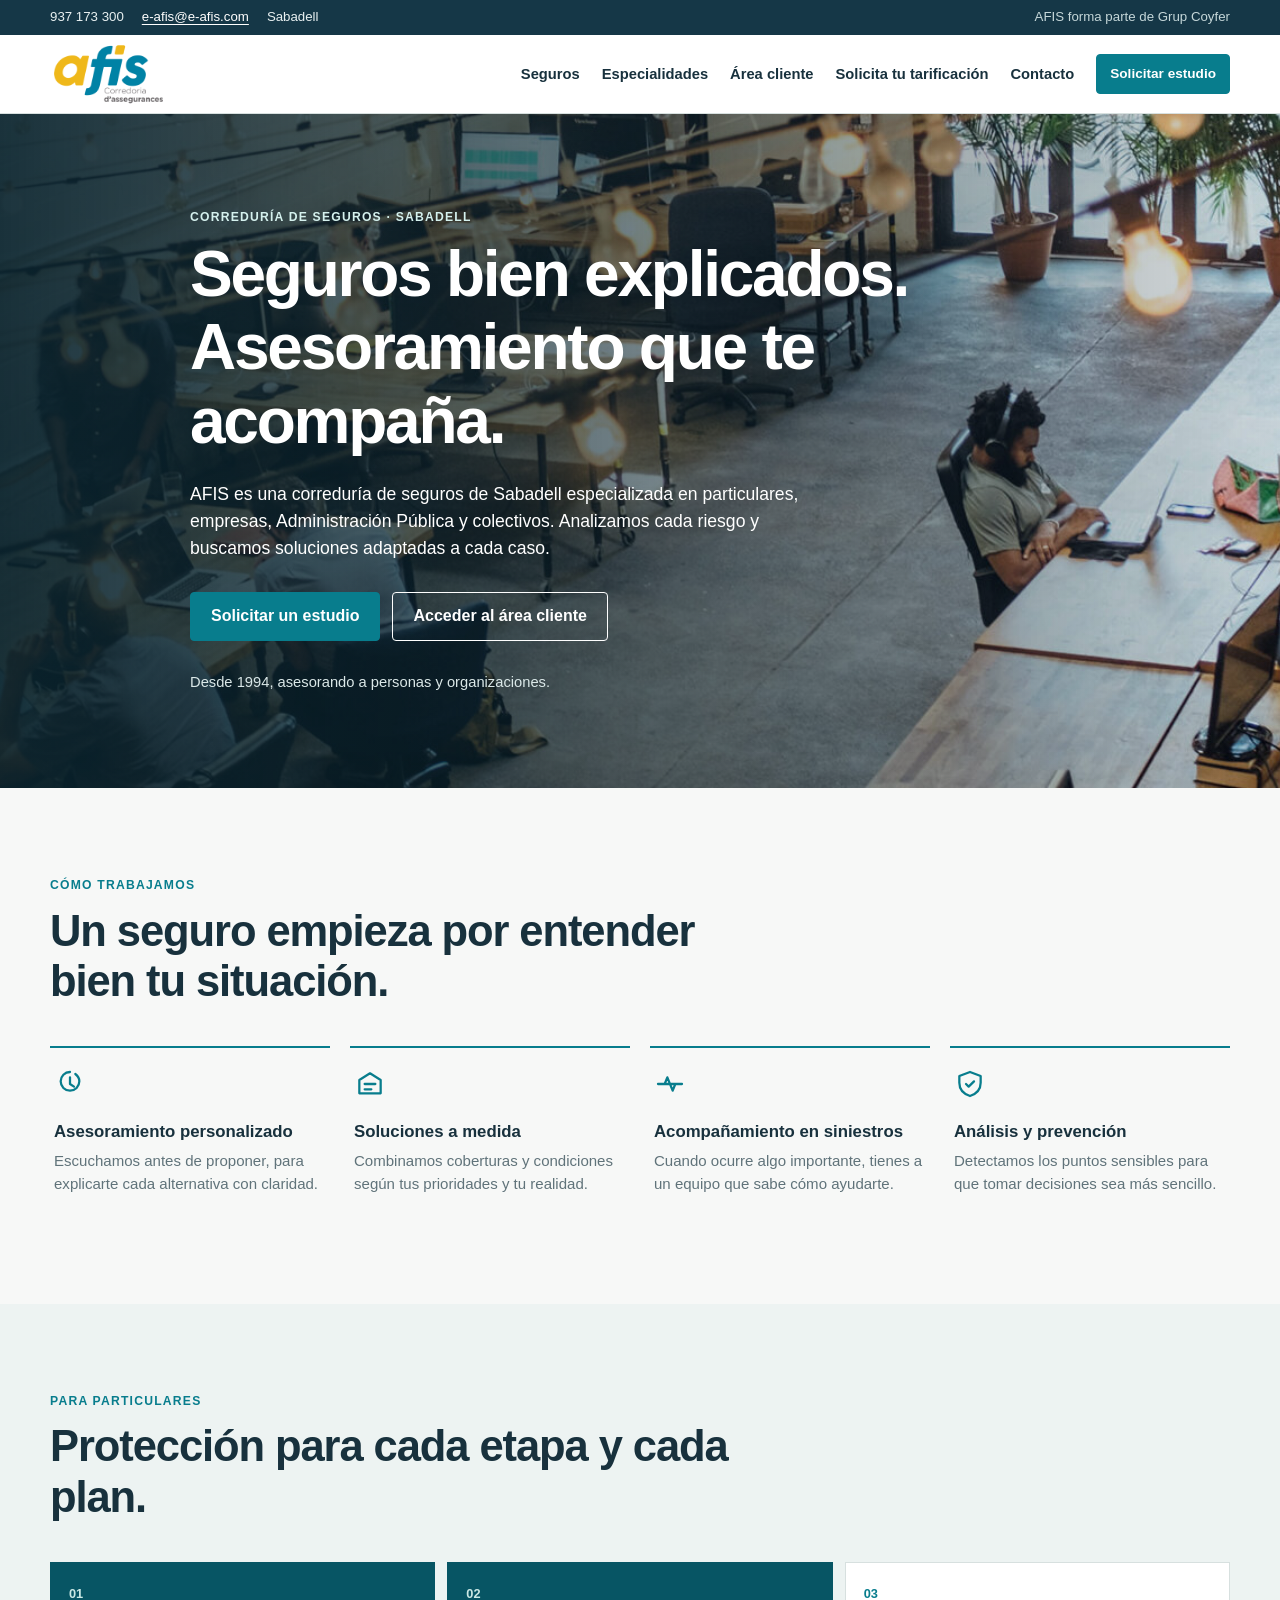
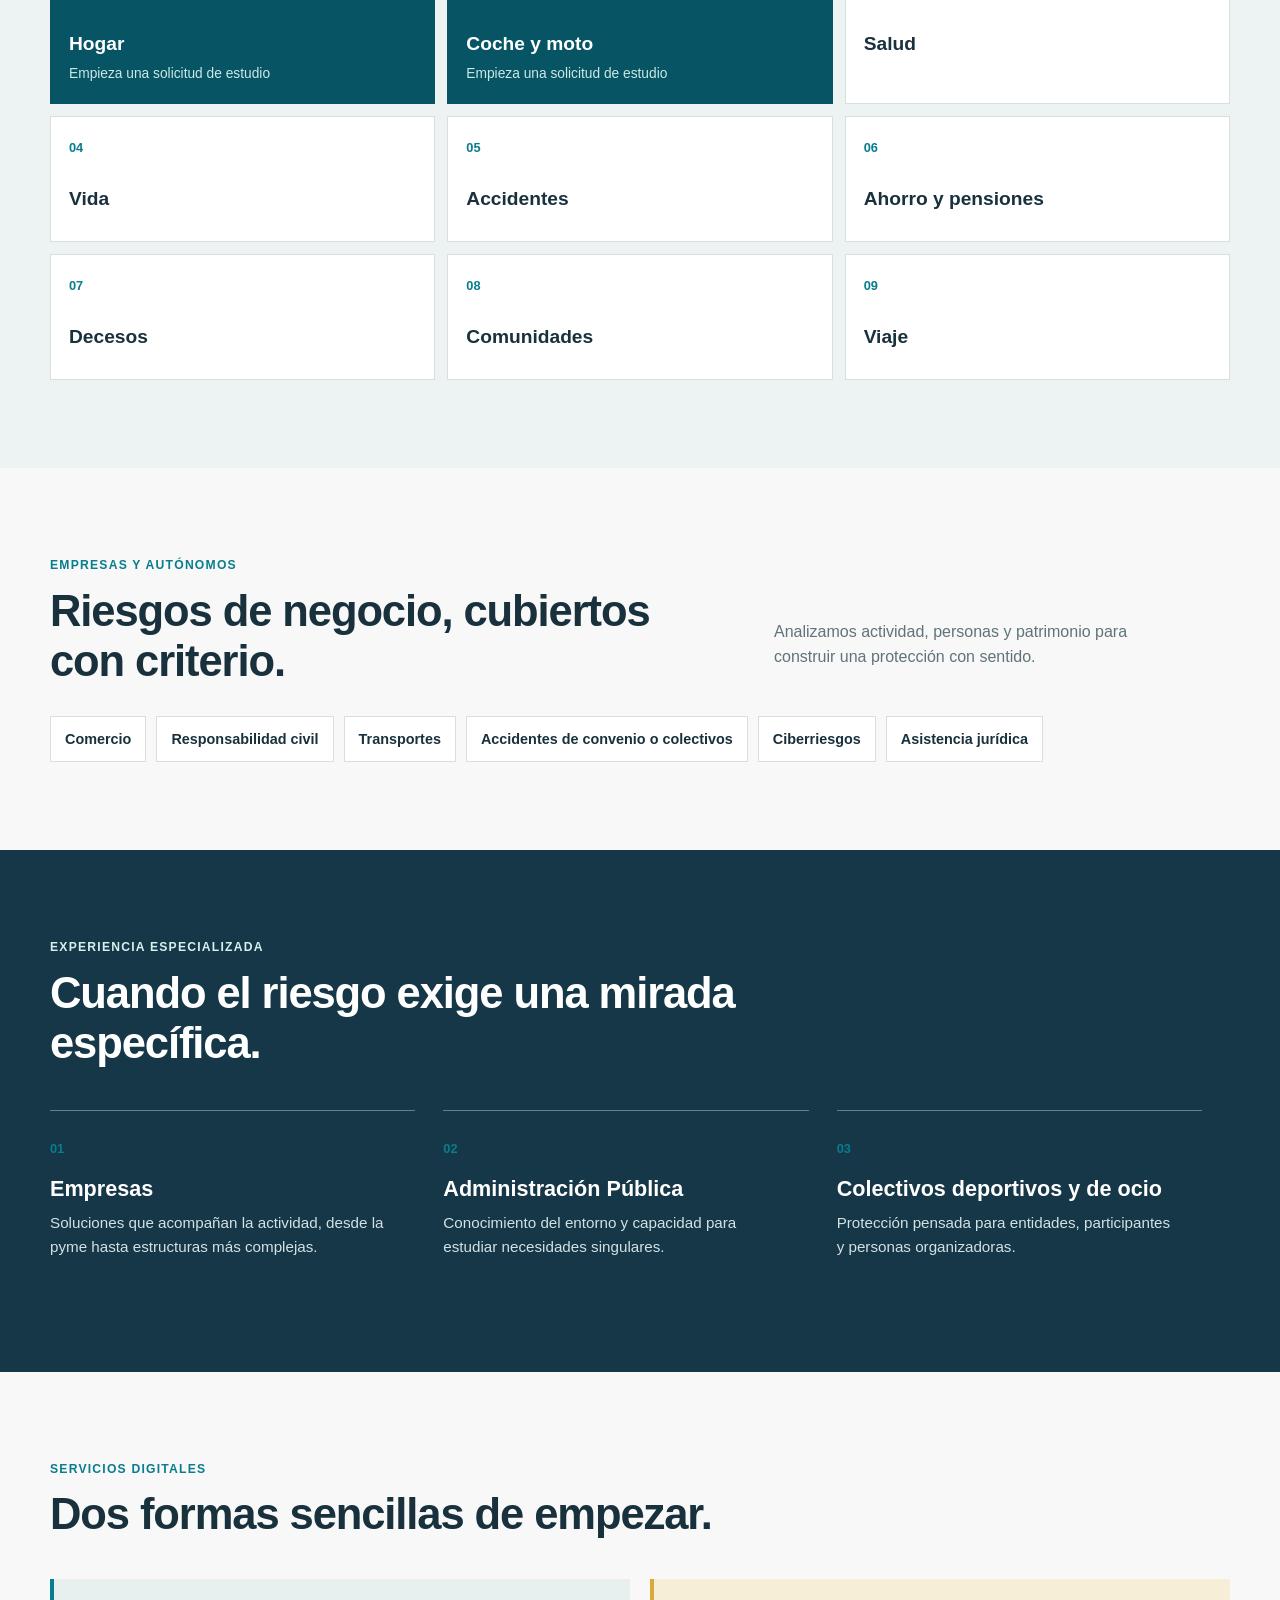
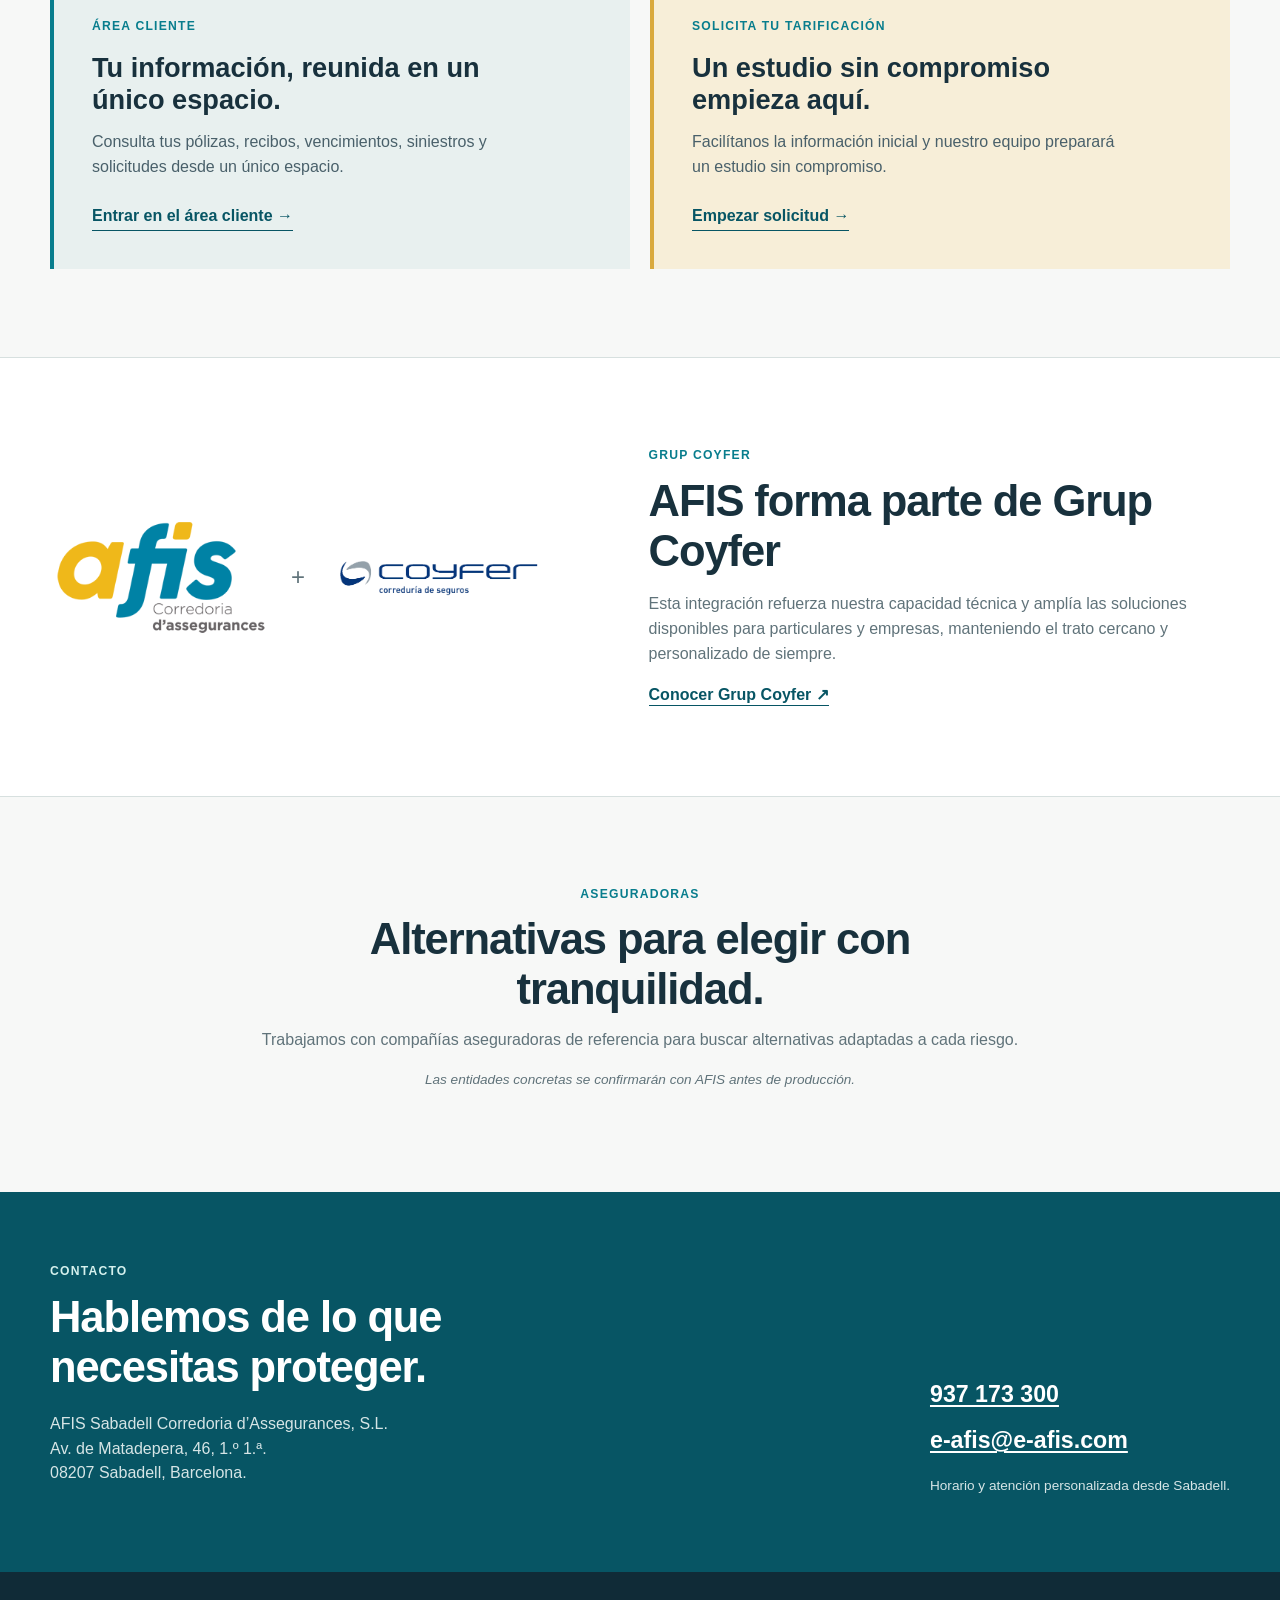
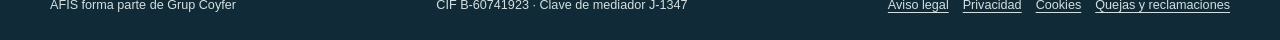
<file: index.html>
<!doctype html>
<html lang="es">
<head>
  <meta charset="utf-8"><meta name="viewport" content="width=device-width, initial-scale=1">
  <meta name="description" content="AFIS, correduría de seguros de Sabadell. Soluciones para particulares, empresas y colectivos.">
  <meta http-equiv="Content-Security-Policy" content="default-src 'self'; img-src 'self' data:; script-src 'self'; style-src 'self'; font-src 'self'; connect-src 'none'; form-action 'none'; object-src 'none'; base-uri 'self'">
  <title>AFIS · Seguros bien explicados</title><link rel="icon" type="image/png" href="./assets/img/afis-logo.png"><link rel="stylesheet" href="./assets/css/styles.css">
</head>
<body>
  <a class="skip-link" href="#contenido">Saltar al contenido</a>
  <div class="topbar"><div class="shell topbar-inner"><span>937 173 300</span><a href="mailto:e-afis@e-afis.com">e-afis@e-afis.com</a><span>Sabadell</span><span class="group-note">AFIS forma parte de Grup Coyfer</span></div></div>
  <header class="site-header"><div class="shell nav-wrap"><a class="brand" href="./index.html"><img src="./assets/img/afis-logo.png" width="300" height="180" alt="AFIS"></a><button class="menu-toggle" type="button" aria-controls="main-nav" aria-expanded="false"><span class="sr-only">Abrir menú</span><span></span><span></span><span></span></button><nav class="primary-nav" id="main-nav" aria-label="Navegación principal"><a href="#seguros">Seguros</a><a href="#especialidades">Especialidades</a><a href="./consulta.html">Área cliente</a><a href="./tarificacion.html">Solicita tu tarificación</a><a href="#contacto">Contacto</a><a class="button button-small" href="./tarificacion.html">Solicitar estudio</a></nav></div></header>
  <main id="contenido">
    <section class="hero"><div class="hero-image" role="img" aria-label="Familia caminando al aire libre"></div><div class="shell hero-content"><p class="eyebrow light">Correduría de seguros · Sabadell</p><h1>Seguros bien explicados.<br>Asesoramiento que te acompaña.</h1><p>AFIS es una correduría de seguros de Sabadell especializada en particulares, empresas, Administración Pública y colectivos. Analizamos cada riesgo y buscamos soluciones adaptadas a cada caso.</p><div class="hero-actions"><a class="button" href="./tarificacion.html">Solicitar un estudio</a><a class="button button-ghost" href="./consulta.html">Acceder al área cliente</a></div><p class="trust">Desde 1994, asesorando a personas y organizaciones.</p></div></section>
    <section class="section shell" aria-labelledby="ofrece"><div class="section-head"><p class="eyebrow">Cómo trabajamos</p><h2 id="ofrece">Un seguro empieza por entender bien tu situación.</h2></div><div class="feature-grid">
      <article class="feature"><svg aria-hidden="true" viewBox="0 0 24 24"><path d="M12 3a7 7 0 1 0 7 7c0-2-1-4-3-5.5M12 7v5l3 2"/></svg><h3>Asesoramiento personalizado</h3><p>Escuchamos antes de proponer, para explicarte cada alternativa con claridad.</p></article>
      <article class="feature"><svg aria-hidden="true" viewBox="0 0 24 24"><path d="M4 19V9l8-5 8 5v10H4Zm4-7h8m-8 4h5"/></svg><h3>Soluciones a medida</h3><p>Combinamos coberturas y condiciones según tus prioridades y tu realidad.</p></article>
      <article class="feature"><svg aria-hidden="true" viewBox="0 0 24 24"><path d="M5 12h3l2-5 4 10 2-5h3M3 12h18"/></svg><h3>Acompañamiento en siniestros</h3><p>Cuando ocurre algo importante, tienes a un equipo que sabe cómo ayudarte.</p></article>
      <article class="feature"><svg aria-hidden="true" viewBox="0 0 24 24"><path d="M12 3 4 6v5c0 5 3.4 8.4 8 10 4.6-1.6 8-5 8-10V6l-8-3Zm-3 9 2 2 4-4"/></svg><h3>Análisis y prevención</h3><p>Detectamos los puntos sensibles para que tomar decisiones sea más sencillo.</p></article>
    </div></section>
    <section class="section section-tint" id="seguros"><div class="shell"><div class="section-head"><p class="eyebrow">Para particulares</p><h2>Protección para cada etapa y cada plan.</h2></div><div class="coverage-grid"><a class="coverage featured" href="./tarificacion.html"><span>01</span><h3>Hogar</h3><p>Empieza una solicitud de estudio</p></a><a class="coverage featured" href="./tarificacion.html"><span>02</span><h3>Coche y moto</h3><p>Empieza una solicitud de estudio</p></a><div class="coverage"><span>03</span><h3>Salud</h3></div><div class="coverage"><span>04</span><h3>Vida</h3></div><div class="coverage"><span>05</span><h3>Accidentes</h3></div><div class="coverage"><span>06</span><h3>Ahorro y pensiones</h3></div><div class="coverage"><span>07</span><h3>Decesos</h3></div><div class="coverage"><span>08</span><h3>Comunidades</h3></div><div class="coverage"><span>09</span><h3>Viaje</h3></div></div></div></section>
    <section class="section shell"><div class="split-intro"><div><p class="eyebrow">Empresas y autónomos</p><h2>Riesgos de negocio, cubiertos con criterio.</h2></div><p>Analizamos actividad, personas y patrimonio para construir una protección con sentido.</p></div><div class="tag-list"><span>Comercio</span><span>Responsabilidad civil</span><span>Transportes</span><span>Accidentes de convenio o colectivos</span><span>Ciberriesgos</span><span>Asistencia jurídica</span></div></section>
    <section class="section specialty-section" id="especialidades"><div class="shell"><p class="eyebrow light">Experiencia especializada</p><h2>Cuando el riesgo exige una mirada específica.</h2><div class="specialty-grid"><article><span>01</span><h3>Empresas</h3><p>Soluciones que acompañan la actividad, desde la pyme hasta estructuras más complejas.</p></article><article><span>02</span><h3>Administración Pública</h3><p>Conocimiento del entorno y capacidad para estudiar necesidades singulares.</p></article><article><span>03</span><h3>Colectivos deportivos y de ocio</h3><p>Protección pensada para entidades, participantes y personas organizadoras.</p></article></div></div></section>
    <section class="section shell"><div class="section-head"><p class="eyebrow">Servicios digitales</p><h2>Dos formas sencillas de empezar.</h2></div><div class="digital-grid"><article class="digital-card"><p class="eyebrow">Área cliente</p><h3>Tu información, reunida en un único espacio.</h3><p>Consulta tus pólizas, recibos, vencimientos, siniestros y solicitudes desde un único espacio.</p><a class="text-link" href="./consulta.html">Entrar en el área cliente <span aria-hidden="true">→</span></a></article><article class="digital-card digital-accent"><p class="eyebrow">Solicita tu tarificación</p><h3>Un estudio sin compromiso empieza aquí.</h3><p>Facilítanos la información inicial y nuestro equipo preparará un estudio sin compromiso.</p><a class="text-link" href="./tarificacion.html">Empezar solicitud <span aria-hidden="true">→</span></a></article></div></section>
    <section class="section group-section"><div class="shell group-layout"><div class="logo-pair"><img src="./assets/img/afis-logo.png" width="300" height="180" alt="AFIS"><span>+</span><img src="./assets/img/coyfer-logo.png" width="586" height="133" alt="Grup Coyfer"></div><div><p class="eyebrow">Grup Coyfer</p><h2>AFIS forma parte de Grup Coyfer</h2><p>Esta integración refuerza nuestra capacidad técnica y amplía las soluciones disponibles para particulares y empresas, manteniendo el trato cercano y personalizado de siempre.</p><a class="text-link" href="https://www.coyfer.es/" target="_blank" rel="noopener noreferrer">Conocer Grup Coyfer <span aria-hidden="true">↗</span></a></div></div></section>
    <section class="section shell insurers"><p class="eyebrow">Aseguradoras</p><h2>Alternativas para elegir con tranquilidad.</h2><p>Trabajamos con compañías aseguradoras de referencia para buscar alternativas adaptadas a cada riesgo.</p><p class="note">Las entidades concretas se confirmarán con AFIS antes de producción.</p></section>
    <section class="contact-section" id="contacto"><div class="shell contact-layout"><div><p class="eyebrow light">Contacto</p><h2>Hablemos de lo que necesitas proteger.</h2><p>AFIS Sabadell Corredoria d’Assegurances, S.L.<br>Av. de Matadepera, 46, 1.º 1.ª.<br>08207 Sabadell, Barcelona.</p></div><div class="contact-actions"><a href="tel:+34937173300">937 173 300</a><a href="mailto:e-afis@e-afis.com">e-afis@e-afis.com</a><p>Horario y atención personalizada desde Sabadell.</p></div></div></section>
  </main>
  <footer class="site-footer"><div class="shell footer-layout"><p>AFIS forma parte de Grup Coyfer</p><p>CIF B-60741923 · Clave de mediador J-1347</p><nav aria-label="Enlaces legales"><a href="https://www.e-afis.com/aviso-legal/" target="_blank" rel="noopener noreferrer">Aviso legal</a><a href="https://www.e-afis.com/politica-de-privacidad/" target="_blank" rel="noopener noreferrer">Privacidad</a><a href="https://www.e-afis.com/politica-de-cookies/" target="_blank" rel="noopener noreferrer">Cookies</a><a href="https://www.e-afis.com/" target="_blank" rel="noopener noreferrer">Quejas y reclamaciones</a></nav></div></footer>
  <script src="./assets/js/main.js"></script>
</body></html>
</file>
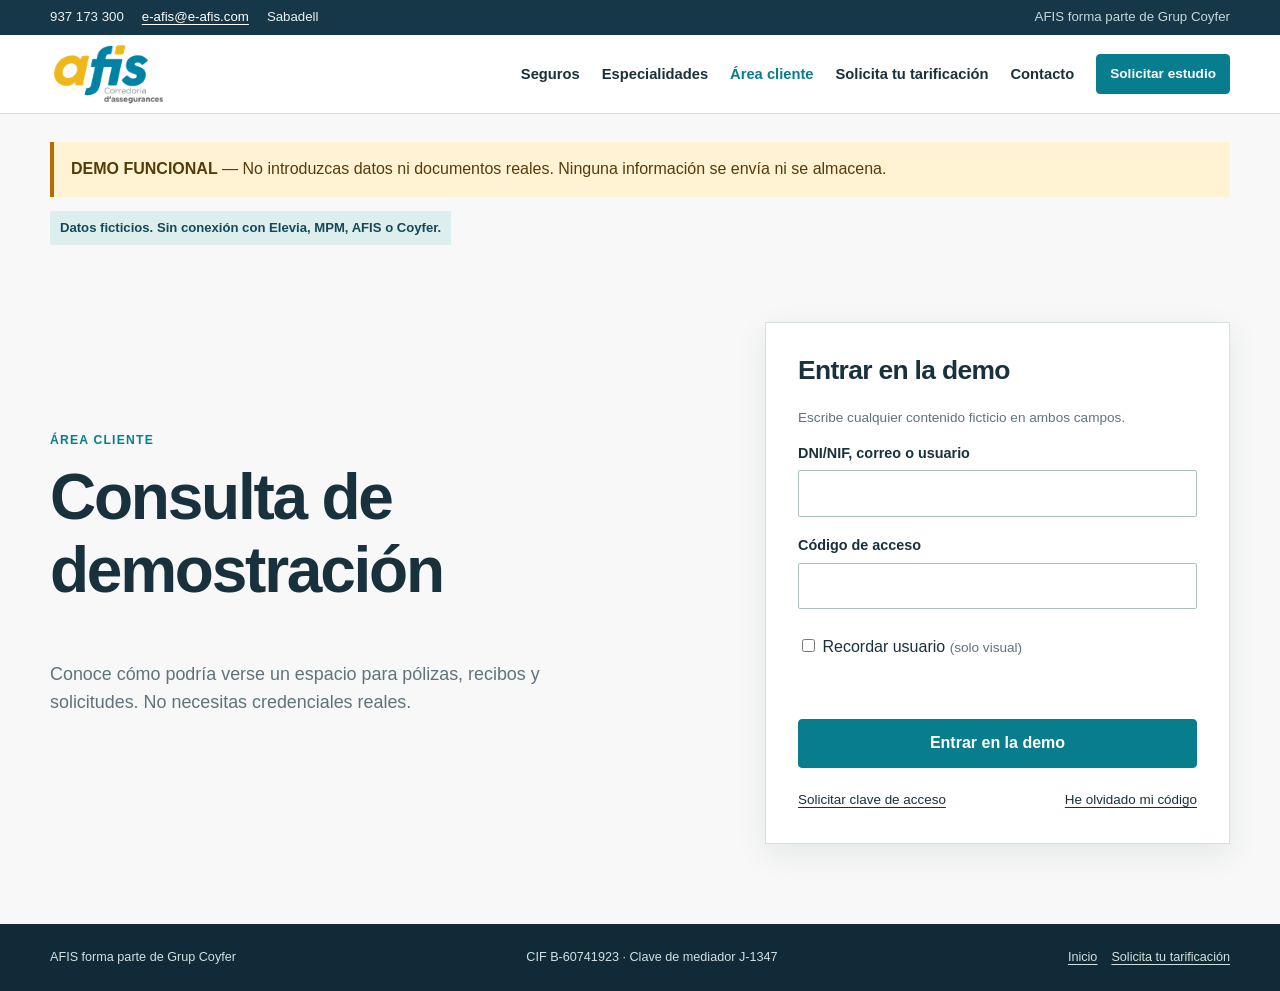
<file: consulta.html>
<!doctype html>
<html lang="es">
<head>
  <meta charset="utf-8"><meta name="viewport" content="width=device-width, initial-scale=1">
  <meta http-equiv="Content-Security-Policy" content="default-src 'self'; img-src 'self' data:; script-src 'self'; style-src 'self'; font-src 'self'; connect-src 'none'; form-action 'none'; object-src 'none'; base-uri 'self'">
  <title>Área cliente demo · AFIS</title><link rel="icon" type="image/png" href="./assets/img/afis-logo.png"><link rel="stylesheet" href="./assets/css/styles.css">
</head>
<body>
  <a class="skip-link" href="#contenido">Saltar al contenido</a>
  <div class="topbar"><div class="shell topbar-inner"><span>937 173 300</span><a href="mailto:e-afis@e-afis.com">e-afis@e-afis.com</a><span>Sabadell</span><span class="group-note">AFIS forma parte de Grup Coyfer</span></div></div>
  <header class="site-header"><div class="shell nav-wrap"><a class="brand" href="./index.html"><img src="./assets/img/afis-logo.png" width="300" height="180" alt="AFIS"></a><button class="menu-toggle" type="button" aria-controls="main-nav" aria-expanded="false"><span class="sr-only">Abrir menú</span><span></span><span></span><span></span></button><nav class="primary-nav" id="main-nav" aria-label="Navegación principal"><a href="./index.html#seguros">Seguros</a><a href="./index.html#especialidades">Especialidades</a><a href="./consulta.html" aria-current="page">Área cliente</a><a href="./tarificacion.html">Solicita tu tarificación</a><a href="./index.html#contacto">Contacto</a><a class="button button-small" href="./tarificacion.html">Solicitar estudio</a></nav></div></header>
  <main id="contenido" class="portal-page">
    <div class="shell"><div class="demo-banner" role="alert"><strong>DEMO FUNCIONAL</strong> — No introduzcas datos ni documentos reales. Ninguna información se envía ni se almacena.</div><div class="fictitious-tag">Datos ficticios. Sin conexión con Elevia, MPM, AFIS o Coyfer.</div></div>
    <section class="portal-login shell" id="login-view"><div class="portal-intro"><p class="eyebrow">Área cliente</p><h1>Consulta de demostración</h1><p>Conoce cómo podría verse un espacio para pólizas, recibos y solicitudes. No necesitas credenciales reales.</p></div><form class="login-card" id="login-form" novalidate><h2>Entrar en la demo</h2><p class="form-help">Escribe cualquier contenido ficticio en ambos campos.</p><div class="form-field"><label for="login-user">DNI/NIF, correo o usuario</label><input id="login-user" name="user" autocomplete="off" required></div><div class="form-field"><label for="login-code">Código de acceso</label><input id="login-code" name="code" type="password" autocomplete="off" required></div><fieldset class="check-field"><label><input type="checkbox" name="remember"> Recordar usuario <span class="muted">(solo visual)</span></label></fieldset><p class="field-error" id="login-error" aria-live="polite"></p><button class="button button-wide" type="submit">Entrar en la demo</button><p class="login-links"><a href="#demo-note" data-demo-message="#demo-note">Solicitar clave de acceso</a><a href="#demo-note" data-demo-message="#demo-note">He olvidado mi código</a></p><p class="demo-response" id="demo-note" tabindex="-1" hidden>Esta acción necesitaría autenticación real. En la demo no se envían ni almacenan datos.</p></form></section>
    <section class="shell dashboard" id="dashboard-view" hidden aria-live="polite"><div class="dashboard-head"><div><p class="eyebrow">Bienvenido/a</p><h1>Cliente de demostración</h1><p>Este panel usa datos completamente ficticios.</p></div><button class="button button-outline" id="logout" type="button">Cerrar sesión de demo</button></div><div class="dashboard-grid"><nav class="dashboard-nav" aria-label="Secciones del área cliente"><a href="#polizas">Mis pólizas</a><a href="#recibos">Recibos y vencimientos</a><a href="#siniestros">Siniestros</a><a href="#documentos">Documentos</a><a href="#solicitudes">Solicitudes</a><a href="#consulta">Contactar con AFIS</a></nav><div><div class="stats-grid"><article><span>Pólizas activas</span><strong>2</strong><small>Datos de demo</small></article><article><span>Próximo recibo</span><strong>15 oct.</strong><small>DEMO-RECIBO-003</small></article><article><span>Próximo vencimiento</span><strong>12 dic.</strong><small>DEMO-HOGAR-001</small></article><article><span>Siniestros abiertos</span><strong>1</strong><small>DEMO-SINIESTRO-004</small></article></div><section class="panel" id="polizas"><div class="panel-title"><h2>Mis pólizas</h2><span>2 activas</span></div><div class="table-wrap"><table><thead><tr><th>Póliza</th><th>Modalidad</th><th>Estado</th><th>Próximo vencimiento</th></tr></thead><tbody><tr><td>DEMO-HOGAR-001</td><td>Hogar</td><td><span class="status">Activa</span></td><td>12 diciembre</td></tr><tr><td>DEMO-AUTO-002</td><td>Vehículo</td><td><span class="status">Activa</span></td><td>28 febrero</td></tr></tbody></table></div></section><section class="panel two-panel"><div id="recibos"><h2>Recibos y vencimientos</h2><p><strong>DEMO-RECIBO-003</strong><br>Próximo recibo · 15 de octubre</p><a href="#consulta">Ver detalle de demostración</a></div><div id="siniestros"><h2>Siniestros</h2><p><strong>DEMO-SINIESTRO-004</strong><br>Consulta abierta · datos ficticios</p><a href="#consulta">Ver seguimiento de demostración</a></div></section><section class="panel two-panel"><div id="documentos"><h2>Documentos</h2><p>Los documentos no están disponibles en esta demostración.</p></div><div id="solicitudes"><h2>Solicitudes recientes</h2><p>No hay solicitudes reales asociadas a este perfil.</p></div></section><section class="panel" id="consulta"><div class="panel-title"><div><p class="eyebrow">Nueva consulta</p><h2>Contactar con AFIS</h2></div></div><form id="consult-form" novalidate><div class="form-grid"><div class="form-field"><label for="consult-policy">Póliza ficticia</label><select id="consult-policy" required><option value="">Elige una póliza</option><option>DEMO-HOGAR-001</option><option>DEMO-AUTO-002</option></select></div><div class="form-field"><label for="consult-reason">Motivo</label><select id="consult-reason" required><option value="">Selecciona un motivo</option><option>Consulta sobre recibo</option><option>Comunicar siniestro</option><option>Actualizar información</option><option>Otro</option></select></div><div class="form-field full"><label for="consult-message">Mensaje</label><textarea id="consult-message" rows="4" required placeholder="Escribe un mensaje ficticio"></textarea></div><div class="form-field full file-field"><label for="consult-file">Adjuntar un archivo ficticio <span class="muted">(opcional)</span></label><input id="consult-file" type="file" accept=".jpg,.jpeg,.png,.pdf"><small id="consult-file-info">No se leerá ni enviará el contenido.</small></div></div><p class="field-error" id="consult-error" aria-live="polite"></p><button class="button" type="submit">Enviar consulta de prueba</button></form></section></div></div></section>
  </main>
  <footer class="site-footer"><div class="shell footer-layout"><p>AFIS forma parte de Grup Coyfer</p><p>CIF B-60741923 · Clave de mediador J-1347</p><nav aria-label="Enlaces legales"><a href="./index.html">Inicio</a><a href="./tarificacion.html">Solicita tu tarificación</a></nav></div></footer><script src="./assets/js/main.js"></script><script src="./assets/js/consulta.js"></script>
</body></html>
</file>
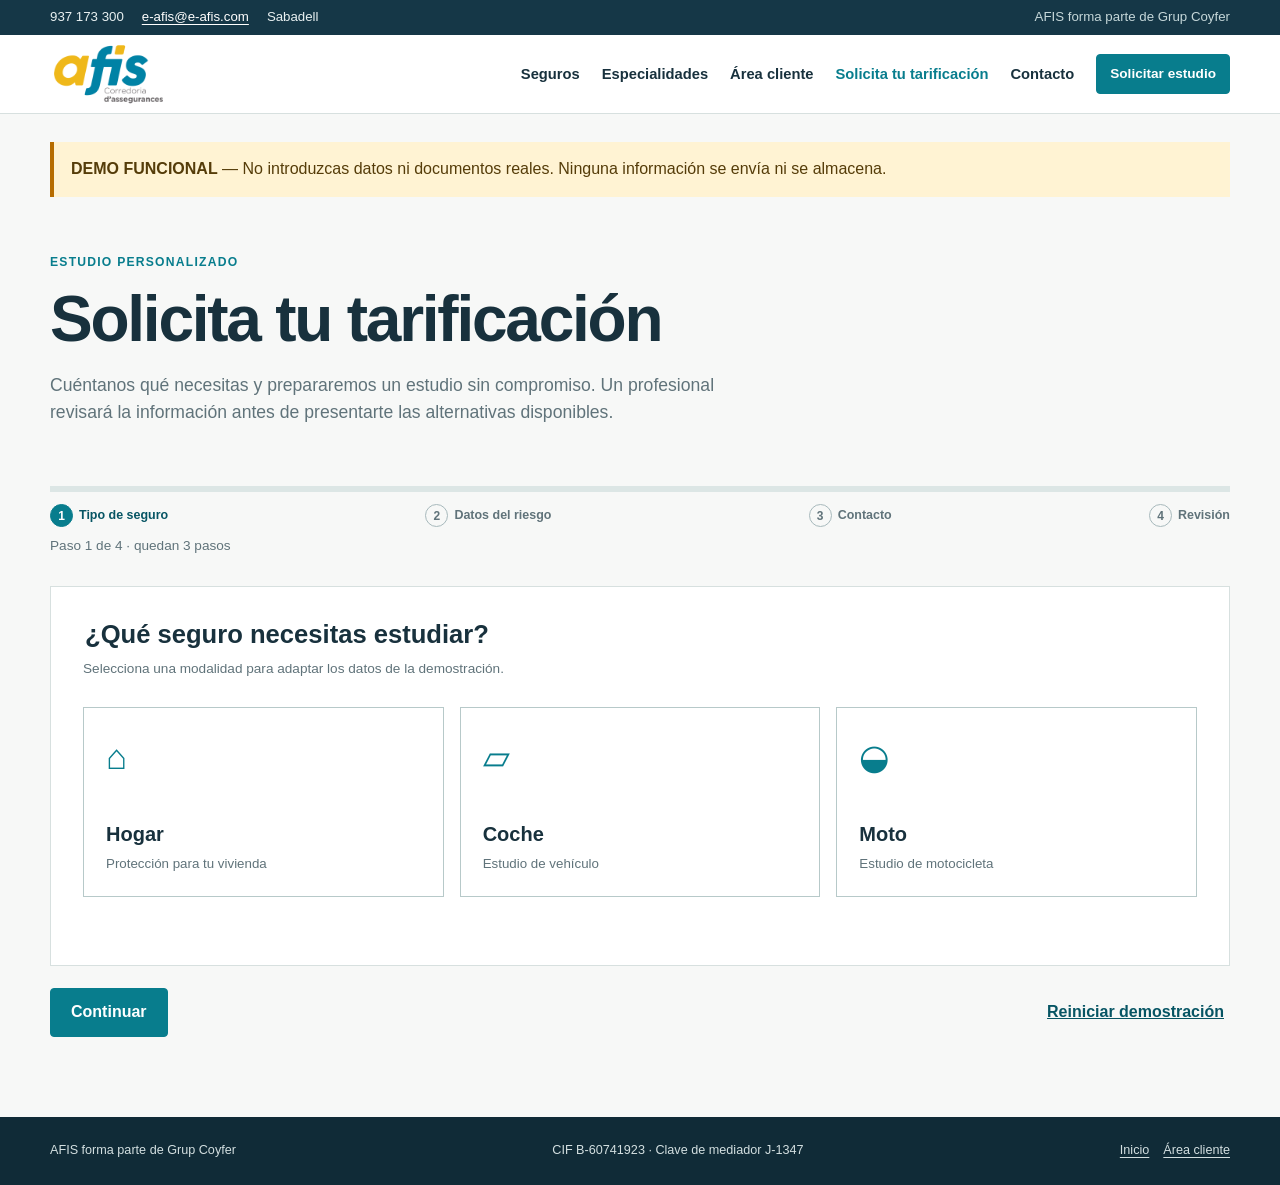
<file: tarificacion.html>
<!doctype html>
<html lang="es">
<head>
  <meta charset="utf-8"><meta name="viewport" content="width=device-width, initial-scale=1">
  <meta http-equiv="Content-Security-Policy" content="default-src 'self'; img-src 'self' data: blob:; script-src 'self'; style-src 'self'; font-src 'self'; connect-src 'none'; form-action 'none'; object-src 'none'; base-uri 'self'">
  <title>Solicita tu tarificación · AFIS</title><link rel="icon" type="image/png" href="./assets/img/afis-logo.png"><link rel="stylesheet" href="./assets/css/styles.css">
</head>
<body>
  <a class="skip-link" href="#contenido">Saltar al contenido</a>
  <div class="topbar"><div class="shell topbar-inner"><span>937 173 300</span><a href="mailto:e-afis@e-afis.com">e-afis@e-afis.com</a><span>Sabadell</span><span class="group-note">AFIS forma parte de Grup Coyfer</span></div></div>
  <header class="site-header"><div class="shell nav-wrap"><a class="brand" href="./index.html"><img src="./assets/img/afis-logo.png" width="300" height="180" alt="AFIS"></a><button class="menu-toggle" type="button" aria-controls="main-nav" aria-expanded="false"><span class="sr-only">Abrir menú</span><span></span><span></span><span></span></button><nav class="primary-nav" id="main-nav" aria-label="Navegación principal"><a href="./index.html#seguros">Seguros</a><a href="./index.html#especialidades">Especialidades</a><a href="./consulta.html">Área cliente</a><a href="./tarificacion.html" aria-current="page">Solicita tu tarificación</a><a href="./index.html#contacto">Contacto</a><a class="button button-small" href="./tarificacion.html">Solicitar estudio</a></nav></div></header>
  <main id="contenido" class="quote-page"><div class="shell"><div class="demo-banner" role="alert"><strong>DEMO FUNCIONAL</strong> — No introduzcas datos ni documentos reales. Ninguna información se envía ni se almacena.</div><section class="quote-head"><p class="eyebrow">Estudio personalizado</p><h1>Solicita tu tarificación</h1><p>Cuéntanos qué necesitas y prepararemos un estudio sin compromiso. Un profesional revisará la información antes de presentarte las alternativas disponibles.</p></section><div class="stepper" aria-label="Progreso de la solicitud"><div class="stepper-bar"><span id="progress-fill"></span></div><ol><li class="active"><span>1</span> Tipo de seguro</li><li><span>2</span> Datos del riesgo</li><li><span>3</span> Contacto</li><li><span>4</span> Revisión</li></ol><p id="step-count" aria-live="polite">Paso 1 de 4 · quedan 3 pasos</p></div>
  <form id="quote-form" novalidate>
    <div class="live-region" id="form-live" aria-live="assertive"></div>
    <section class="form-step active" data-step="1"><fieldset><legend>¿Qué seguro necesitas estudiar?</legend><p class="form-help">Selecciona una modalidad para adaptar los datos de la demostración.</p><div class="choice-cards"><label class="choice-card"><input type="radio" name="insurance-type" value="hogar" required><span class="choice-icon">⌂</span><strong>Hogar</strong><small>Protección para tu vivienda</small></label><label class="choice-card"><input type="radio" name="insurance-type" value="coche"><span class="choice-icon">▱</span><strong>Coche</strong><small>Estudio de vehículo</small></label><label class="choice-card"><input type="radio" name="insurance-type" value="moto"><span class="choice-icon">◒</span><strong>Moto</strong><small>Estudio de motocicleta</small></label></div></fieldset></section>
    <section class="form-step" data-step="2" hidden><div id="home-fields" hidden><fieldset><legend>Datos del riesgo: hogar</legend><div class="form-grid"><div class="form-field"><label for="home-value">Capital de contenido a asegurar (€)</label><input id="home-value" name="home-value" type="number" value="30000" min="0" step="1000" inputmode="numeric"><input id="home-range" type="range" min="0" max="200000" step="1000" value="30000" aria-label="Capital de contenido"></div><div class="form-field"><label for="home-address">Dirección completa de la vivienda</label><input id="home-address" name="home-address"></div><div class="form-field"><label for="home-postcode">Código postal</label><input id="home-postcode" name="home-postcode" inputmode="numeric" maxlength="5"></div><div class="form-field"><label for="home-town">Municipio</label><input id="home-town" name="home-town"></div><div class="form-field"><label for="home-province">Provincia</label><input id="home-province" name="home-province"></div></div></fieldset><fieldset class="id-choice"><legend>Identificación para la demo</legend><p class="form-help">Utiliza solo información ficticia.</p><label><input type="radio" name="id-method" value="manual" checked> Introducir DNI/NIE manualmente</label><label><input type="radio" name="id-method" value="file"> Adjuntar imagen del DNI para la demo</label><div class="form-field" id="dni-manual"><label for="home-dni">DNI/NIE</label><input id="home-dni" name="home-dni" autocomplete="off"></div><div class="form-field file-field" id="dni-file" hidden><label for="home-dni-file">Imagen del DNI ficticio</label><input id="home-dni-file" type="file" accept=".jpg,.jpeg,.png,.pdf"><small>JPG, JPEG, PNG o PDF · máximo 10 MB · nunca se leerá el contenido.</small></div></fieldset></div>
      <div id="vehicle-fields" hidden><fieldset><legend>Datos del riesgo: <span id="vehicle-name">vehículo</span></legend><p class="form-help">Adjunta únicamente archivos ficticios para ver la experiencia. Cada archivo admite JPG, JPEG, PNG o PDF y un máximo de 10 MB.</p><div class="file-grid"><div class="form-field file-field"><label for="technical-file">Ficha técnica</label><div class="upload-widget"><input id="technical-file" class="upload-input" type="file" accept=".jpg,.jpeg,.png,.pdf"><button class="upload-trigger" type="button" data-file-trigger="technical-file"><svg viewBox="0 0 24 24" aria-hidden="true"><path d="M12 16V4m0 0-4 4m4-4 4 4M5 15v4h14v-4"/></svg><span>Seleccionar documento</span><small>JPG, PNG o PDF · máx. 10 MB</small></button><div class="upload-selected" id="technical-file-state" aria-live="polite" hidden><img class="upload-preview" alt="Previsualización del documento"><span class="upload-pdf" aria-hidden="true">PDF</span><span class="upload-name"></span><button type="button" class="upload-change" data-file-trigger="technical-file">Cambiar</button><button type="button" class="upload-remove" data-file-remove="technical-file">Eliminar</button></div></div><small class="upload-message"></small></div><div class="form-field file-field"><label for="permit-file">Permiso de circulación</label><div class="upload-widget"><input id="permit-file" class="upload-input" type="file" accept=".jpg,.jpeg,.png,.pdf"><button class="upload-trigger" type="button" data-file-trigger="permit-file"><svg viewBox="0 0 24 24" aria-hidden="true"><path d="M12 16V4m0 0-4 4m4-4 4 4M5 15v4h14v-4"/></svg><span>Seleccionar documento</span><small>JPG, PNG o PDF · máx. 10 MB</small></button><div class="upload-selected" id="permit-file-state" aria-live="polite" hidden><img class="upload-preview" alt="Previsualización del documento"><span class="upload-pdf" aria-hidden="true">PDF</span><span class="upload-name"></span><button type="button" class="upload-change" data-file-trigger="permit-file">Cambiar</button><button type="button" class="upload-remove" data-file-remove="permit-file">Eliminar</button></div></div><small class="upload-message"></small></div><div class="form-field file-field"><label for="dni-front">DNI, parte delantera</label><div class="upload-widget"><input id="dni-front" class="upload-input" type="file" accept=".jpg,.jpeg,.png,.pdf"><button class="upload-trigger" type="button" data-file-trigger="dni-front"><svg viewBox="0 0 24 24" aria-hidden="true"><path d="M12 16V4m0 0-4 4m4-4 4 4M5 15v4h14v-4"/></svg><span>Seleccionar documento</span><small>JPG, PNG o PDF · máx. 10 MB</small></button><div class="upload-selected" id="dni-front-state" aria-live="polite" hidden><img class="upload-preview" alt="Previsualización del documento"><span class="upload-pdf" aria-hidden="true">PDF</span><span class="upload-name"></span><button type="button" class="upload-change" data-file-trigger="dni-front">Cambiar</button><button type="button" class="upload-remove" data-file-remove="dni-front">Eliminar</button></div></div><small class="upload-message"></small></div><div class="form-field file-field"><label for="dni-back">DNI, parte trasera</label><div class="upload-widget"><input id="dni-back" class="upload-input" type="file" accept=".jpg,.jpeg,.png,.pdf"><button class="upload-trigger" type="button" data-file-trigger="dni-back"><svg viewBox="0 0 24 24" aria-hidden="true"><path d="M12 16V4m0 0-4 4m4-4 4 4M5 15v4h14v-4"/></svg><span>Seleccionar documento</span><small>JPG, PNG o PDF · máx. 10 MB</small></button><div class="upload-selected" id="dni-back-state" aria-live="polite" hidden><img class="upload-preview" alt="Previsualización del documento"><span class="upload-pdf" aria-hidden="true">PDF</span><span class="upload-name"></span><button type="button" class="upload-change" data-file-trigger="dni-back">Cambiar</button><button type="button" class="upload-remove" data-file-remove="dni-back">Eliminar</button></div></div><small class="upload-message"></small></div><div class="form-field file-field"><label for="license-front">Carné de conducir, parte delantera</label><div class="upload-widget"><input id="license-front" class="upload-input" type="file" accept=".jpg,.jpeg,.png,.pdf"><button class="upload-trigger" type="button" data-file-trigger="license-front"><svg viewBox="0 0 24 24" aria-hidden="true"><path d="M12 16V4m0 0-4 4m4-4 4 4M5 15v4h14v-4"/></svg><span>Seleccionar documento</span><small>JPG, PNG o PDF · máx. 10 MB</small></button><div class="upload-selected" id="license-front-state" aria-live="polite" hidden><img class="upload-preview" alt="Previsualización del documento"><span class="upload-pdf" aria-hidden="true">PDF</span><span class="upload-name"></span><button type="button" class="upload-change" data-file-trigger="license-front">Cambiar</button><button type="button" class="upload-remove" data-file-remove="license-front">Eliminar</button></div></div><small class="upload-message"></small></div><div class="form-field file-field"><label for="license-back">Carné de conducir, parte trasera</label><div class="upload-widget"><input id="license-back" class="upload-input" type="file" accept=".jpg,.jpeg,.png,.pdf"><button class="upload-trigger" type="button" data-file-trigger="license-back"><svg viewBox="0 0 24 24" aria-hidden="true"><path d="M12 16V4m0 0-4 4m4-4 4 4M5 15v4h14v-4"/></svg><span>Seleccionar documento</span><small>JPG, PNG o PDF · máx. 10 MB</small></button><div class="upload-selected" id="license-back-state" aria-live="polite" hidden><img class="upload-preview" alt="Previsualización del documento"><span class="upload-pdf" aria-hidden="true">PDF</span><span class="upload-name"></span><button type="button" class="upload-change" data-file-trigger="license-back">Cambiar</button><button type="button" class="upload-remove" data-file-remove="license-back">Eliminar</button></div></div><small class="upload-message"></small></div></div><div class="form-grid vehicle-policy"><div class="form-field"><label for="previous-policy">Número de póliza actual</label><input id="previous-policy" name="previous-policy"></div><div class="form-field"><label for="insurer">Aseguradora actual</label><input id="insurer" name="insurer" list="insurer-options" autocomplete="off"><datalist id="insurer-options"></datalist><small>Lista orientativa; también puedes escribir otra entidad.</small></div><fieldset class="check-field full"><label><input id="no-previous-policy" type="checkbox"> No tengo una póliza anterior</label></fieldset></div></fieldset></div>
    </section>
    <section class="form-step" data-step="3" hidden><fieldset><legend>¿Cómo podemos contactar contigo?</legend><div class="form-grid"><div class="form-field"><label for="first-name">Nombre</label><input id="first-name" name="first-name" autocomplete="off"></div><div class="form-field"><label for="last-name">Apellidos</label><input id="last-name" name="last-name" autocomplete="off"></div><div class="form-field"><label for="phone">Teléfono</label><input id="phone" name="phone" inputmode="tel" autocomplete="off"></div><div class="form-field"><label for="email">Correo electrónico</label><input id="email" name="email" type="email" autocomplete="off"></div></div><p class="privacy-note">Sin compromiso. En una versión real, estos datos se utilizarían únicamente para estudiar la solicitud y contactar contigo en relación con la tarificación.</p></fieldset></section>
    <section class="form-step" data-step="4" hidden><h2>Revisa tu solicitud de demostración</h2><div class="summary" id="summary" aria-live="polite"></div><aside class="legal-box"><h3>Información básica sobre protección de datos</h3><p><strong>Responsable:</strong> AFIS Sabadell Corredoria d’Assegurances, S.L.</p><p><strong>Finalidad:</strong> gestionar la solicitud de estudio y obtener propuestas de seguro adecuadas al riesgo indicado.</p><p><strong>Destinatarios:</strong> las entidades aseguradoras que resulte necesario consultar para preparar las propuestas.</p><p><strong>Conservación:</strong> durante el tiempo necesario para gestionar la solicitud y, posteriormente, durante los plazos legales aplicables.</p><p><strong>Derechos:</strong> acceso, rectificación, supresión, oposición, limitación y demás derechos reconocidos por la normativa.</p><p><strong>Contacto:</strong> <a href="mailto:e-afis@e-afis.com">e-afis@e-afis.com</a>.</p></aside><!-- TODO LEGAL: validar con AFIS y Grup Coyfer quién actúa como responsable del tratamiento, la base jurídica, los destinatarios, los plazos de conservación y el texto definitivo antes de producción. --><fieldset class="consents"><legend>Confirmaciones</legend><label><input id="privacy-consent" type="checkbox"> He leído la información básica sobre protección de datos y solicito la gestión de mi petición de tarificación.</label><label><input id="marketing-consent" type="checkbox"> Deseo recibir información comercial sobre productos y servicios de AFIS.</label></fieldset></section>
    <div class="form-navigation"><button class="button button-outline" type="button" id="back" hidden>Volver</button><button class="button" type="button" id="next">Continuar</button><button class="button" type="submit" id="finish" hidden>Finalizar demostración</button><button class="text-button" type="button" id="reset-demo">Reiniciar demostración</button></div>
  </form></div></main>
  <div class="modal-backdrop" id="modal" hidden><section class="modal" role="dialog" aria-modal="true" aria-labelledby="modal-title"><button class="modal-close" type="button" aria-label="Cerrar" id="close-modal">×</button><p class="eyebrow">Demostración finalizada</p><h2 id="modal-title" tabindex="-1">Solicitud de demostración completada.</h2><p>No se ha enviado ni almacenado ningún dato.</p><button class="button" type="button" id="modal-accept">Entendido</button></section></div>
  <footer class="site-footer"><div class="shell footer-layout"><p>AFIS forma parte de Grup Coyfer</p><p>CIF B-60741923 · Clave de mediador J-1347</p><nav aria-label="Enlaces legales"><a href="./index.html">Inicio</a><a href="./consulta.html">Área cliente</a></nav></div></footer><script src="./assets/js/main.js"></script><script src="./assets/js/insurers.js"></script><script src="./assets/js/tarificacion.js"></script>
</body></html>
</file>
<file: assets/css/styles.css>
:root{--afis-primary:#087d8d;--afis-primary-dark:#075564;--afis-secondary:#153747;--afis-accent:#d9a93d;--afis-background:#f7f8f7;--afis-surface:#fff;--afis-text:#18313d;--afis-muted:#60737a;--afis-border:#d7e0df;--shadow:0 10px 30px rgba(18,52,63,.08);--radius:4px;--shell:1180px}*{box-sizing:border-box}[hidden]{display:none!important}html{scroll-behavior:smooth}body{margin:0;background:var(--afis-background);color:var(--afis-text);font-family:Arial,"Helvetica Neue",sans-serif;font-size:16px;line-height:1.55}body.modal-open{overflow:hidden}a{color:inherit;text-underline-offset:3px}button,input,select,textarea{font:inherit}button{cursor:pointer}.shell{width:min(calc(100% - 40px),var(--shell));margin:auto}.sr-only{position:absolute;width:1px;height:1px;overflow:hidden;clip:rect(0 0 0 0);white-space:nowrap}.skip-link{position:fixed;top:8px;left:8px;z-index:99;transform:translateY(-150%);background:#fff;color:var(--afis-text);padding:10px 14px}.skip-link:focus{transform:translateY(0)}:focus-visible{outline:3px solid #d18800;outline-offset:3px}.topbar{background:var(--afis-secondary);color:#e8f0f1;font-size:.83rem}.topbar-inner{min-height:35px;display:flex;gap:18px;align-items:center;flex-wrap:wrap}.topbar a{color:white}.group-note{margin-left:auto;color:#c5d7d9}.site-header{background:#fff;border-bottom:1px solid var(--afis-border);position:relative;z-index:10}.nav-wrap{min-height:78px;display:flex;align-items:center;justify-content:space-between}.brand{width:117px;height:63px;display:flex;align-items:center}.brand img{max-width:100%;height:auto;display:block}.primary-nav{display:flex;align-items:center;gap:22px;font-size:.92rem;font-weight:700}.primary-nav>a:not(.button){text-decoration:none}.primary-nav>a[aria-current="page"],.primary-nav>a:not(.button):hover{color:var(--afis-primary)}.menu-toggle{display:none;border:0;background:transparent;width:48px;height:48px;padding:11px}.menu-toggle span:not(.sr-only){display:block;height:2px;margin:5px;background:var(--afis-secondary)}.button{display:inline-flex;align-items:center;justify-content:center;min-height:46px;padding:11px 20px;border:1px solid var(--afis-primary);border-radius:var(--radius);background:var(--afis-primary);color:#fff;text-decoration:none;font-weight:700;transition:background .2s,border-color .2s}.button:hover{background:var(--afis-primary-dark);border-color:var(--afis-primary-dark)}.button-small{min-height:40px;padding:8px 13px;font-size:.85rem}.button-outline{background:transparent;color:var(--afis-primary)}.button-outline:hover{color:#fff}.button-ghost{background:transparent;border-color:#fff}.button-ghost:hover{background:#fff;color:var(--afis-secondary)}.button-wide{width:100%}.text-link{color:var(--afis-primary-dark);font-weight:700;text-decoration:none;border-bottom:1px solid currentColor;padding-bottom:2px}.eyebrow{text-transform:uppercase;letter-spacing:.1em;font-size:.76rem;font-weight:800;color:var(--afis-primary);margin:0 0 11px}.eyebrow.light{color:#d5f1ee}h1,h2,h3,p{margin-top:0}h1,h2,h3{line-height:1.15}h1{font-size:clamp(2.25rem,5vw,4.55rem);letter-spacing:-.035em}h2{font-size:clamp(1.75rem,3.4vw,2.8rem);letter-spacing:-.025em}.hero{position:relative;min-height:580px;color:#fff;display:flex;align-items:center;overflow:hidden}.hero-image{position:absolute;inset:0;background:linear-gradient(90deg,rgba(9,35,45,.92) 0%,rgba(9,35,45,.62) 45%,rgba(9,35,45,.15) 100%),url('../img/hero.jpg') center/cover no-repeat}.hero-content{position:relative;max-width:900px;padding:94px 0}.hero-content h1{max-width:740px;margin-bottom:22px}.hero-content>p:not(.eyebrow):not(.trust){max-width:640px;font-size:1.1rem}.hero-actions{display:flex;gap:12px;flex-wrap:wrap;margin:30px 0}.trust{font-size:.92rem;margin:0;color:#dbe8e8}.section{padding:88px 0}.section-tint{background:#edf3f2}.section-head{max-width:720px;margin-bottom:40px}.section-head h2{margin-bottom:0}.feature-grid{display:grid;grid-template-columns:repeat(4,1fr);gap:20px}.feature{border-top:2px solid var(--afis-primary);padding:20px 4px}.feature svg{width:32px;height:32px;fill:none;stroke:var(--afis-primary);stroke-width:1.7;stroke-linecap:round;stroke-linejoin:round}.feature h3{font-size:1.05rem;margin:14px 0 8px}.feature p{font-size:.94rem;color:var(--afis-muted);margin:0}.coverage-grid{display:grid;grid-template-columns:repeat(3,1fr);gap:12px}.coverage{min-height:126px;background:#fff;padding:18px;border:1px solid var(--afis-border)}.coverage span,.specialty-grid span{font-size:.8rem;font-weight:800;color:var(--afis-primary)}.coverage h3{margin:28px 0 0;font-size:1.2rem}.coverage p{color:var(--afis-primary-dark);font-size:.86rem;margin:8px 0 0}.coverage.featured{background:var(--afis-primary-dark);border-color:var(--afis-primary-dark);color:#fff;text-decoration:none}.coverage.featured span,.coverage.featured p{color:#cbe9e5}.split-intro{display:grid;grid-template-columns:1.2fr .8fr;gap:40px;align-items:end;margin-bottom:30px}.split-intro h2{margin-bottom:0}.split-intro>p{color:var(--afis-muted);max-width:410px}.tag-list{display:flex;gap:10px;flex-wrap:wrap}.tag-list span{padding:11px 14px;background:#fff;border:1px solid var(--afis-border);font-weight:700;font-size:.9rem}.specialty-section{background:var(--afis-secondary);color:white}.specialty-section>div>h2{max-width:700px}.specialty-grid{display:grid;grid-template-columns:repeat(3,1fr);gap:0;margin-top:42px}.specialty-grid article{padding:25px 28px 25px 0;margin-right:28px;border-top:1px solid #63818a}.specialty-grid h3{font-size:1.35rem;margin:16px 0 10px}.specialty-grid p{color:#d4e1e4;font-size:.95rem;margin:0}.digital-grid{display:grid;grid-template-columns:1fr 1fr;gap:20px}.digital-card{padding:38px;min-height:290px;background:#e8f0ef;border-left:4px solid var(--afis-primary);display:flex;flex-direction:column;align-items:flex-start}.digital-card h3{font-size:1.7rem;max-width:390px;margin:5px 0 15px}.digital-card p:not(.eyebrow){color:#49606a;max-width:430px}.digital-card .text-link{margin-top:auto}.digital-accent{background:#f7eed8;border-color:var(--afis-accent)}.group-section{background:#fff;border-top:1px solid var(--afis-border);border-bottom:1px solid var(--afis-border)}.group-layout{display:grid;grid-template-columns:1fr 1.1fr;align-items:center;gap:70px}.logo-pair{display:flex;align-items:center;gap:19px}.logo-pair img{max-width:42%;height:auto;object-fit:contain}.logo-pair span{font-size:1.5rem;color:var(--afis-muted)}.group-layout h2{margin:0 0 16px}.group-layout p:not(.eyebrow){color:var(--afis-muted)}.insurers{text-align:center;max-width:760px}.insurers h2{margin-bottom:14px}.insurers>p:not(.eyebrow){color:var(--afis-muted)}.note{font-size:.85rem;font-style:italic}.contact-section{background:var(--afis-primary-dark);color:#fff;padding:70px 0}.contact-layout{display:flex;justify-content:space-between;gap:50px;align-items:end}.contact-layout h2{max-width:540px;margin-bottom:20px}.contact-layout p{color:#d6e5e6}.contact-actions{display:flex;flex-direction:column;align-items:flex-start;gap:10px}.contact-actions a{font-size:1.45rem;font-weight:700;color:#fff}.contact-actions p{font-size:.85rem;margin:6px 0}.site-footer{background:#102b37;color:#d3dfe0;padding:24px 0;font-size:.79rem}.footer-layout{display:flex;align-items:center;justify-content:space-between;gap:18px;flex-wrap:wrap}.footer-layout p{margin:0}.footer-layout nav{display:flex;gap:14px;flex-wrap:wrap}.error-page{display:grid;min-height:100vh;place-items:center}.empty-state{text-align:center;max-width:550px;padding:40px}.empty-state img{width:140px;height:auto}.empty-state p{color:var(--afis-muted)}
/* Portal */.portal-page{padding:28px 0 80px}.demo-banner{background:#fff3d3;border-left:4px solid #b66c00;padding:15px 17px;margin-bottom:14px;color:#553c09}.fictitious-tag{display:inline-block;background:#dceeee;color:#164857;font-size:.82rem;font-weight:700;padding:7px 10px;margin-bottom:32px}.portal-login{display:grid;grid-template-columns:1.1fr .9fr;gap:70px;align-items:center;padding-top:45px}.portal-intro p:not(.eyebrow){font-size:1.12rem;color:var(--afis-muted);max-width:500px}.login-card{background:#fff;border:1px solid var(--afis-border);box-shadow:var(--shadow);padding:32px;max-width:465px;width:100%;justify-self:end}.login-card h2{font-size:1.65rem}.form-help,.muted{font-size:.85rem;color:var(--afis-muted)}.form-field{display:flex;flex-direction:column;gap:6px;margin-bottom:17px}.form-field label{font-size:.9rem;font-weight:700}.form-field input,.form-field select,.form-field textarea{width:100%;min-height:46px;border:1px solid #aebfc0;border-radius:2px;background:#fff;color:var(--afis-text);padding:10px 11px}.form-field textarea{min-height:auto;resize:vertical}.form-field input:disabled{background:#edf0f0;color:#718286}.form-field small{font-size:.8rem;color:var(--afis-muted)}.check-field{border:0;margin:7px 0 18px;padding:0}.check-field label,.consents label,.id-choice>label{display:block;margin:10px 0;line-height:1.35}.field-error{min-height:24px;color:#a22814;font-weight:700;font-size:.88rem;margin:0 0 9px}.login-links{display:flex;justify-content:space-between;gap:12px;font-size:.84rem;margin:22px 0 0}.demo-response{margin-top:16px;background:#e7f2f0;padding:10px;font-size:.86rem}.dashboard{padding-top:10px}.dashboard-head{display:flex;justify-content:space-between;gap:25px;align-items:end;margin-bottom:28px}.dashboard-head h1{font-size:2.4rem;margin:0}.dashboard-head p:not(.eyebrow){color:var(--afis-muted);margin:5px 0 0}.dashboard-grid{display:grid;grid-template-columns:210px 1fr;gap:22px}.dashboard-nav{background:var(--afis-secondary);align-self:start;display:flex;flex-direction:column}.dashboard-nav a{color:#fff;text-decoration:none;padding:14px 16px;border-bottom:1px solid #3d5a65;font-weight:700;font-size:.9rem}.dashboard-nav a:hover{background:#204a58}.stats-grid{display:grid;grid-template-columns:repeat(4,1fr);gap:12px;margin-bottom:22px}.stats-grid article,.panel{background:#fff;border:1px solid var(--afis-border)}.stats-grid article{padding:17px;display:flex;flex-direction:column;min-height:136px}.stats-grid span{font-size:.83rem;color:var(--afis-muted);font-weight:700}.stats-grid strong{font-size:1.7rem;margin-top:auto}.stats-grid small{font-size:.75rem;color:var(--afis-primary-dark)}.panel{padding:24px;margin-bottom:22px}.panel-title{display:flex;justify-content:space-between;align-items:baseline;margin-bottom:15px}.panel h2{font-size:1.28rem;margin:0 0 12px}.panel-title h2{margin:0}.panel-title>span{font-size:.8rem;font-weight:700;color:var(--afis-primary)}.table-wrap{overflow-x:auto}table{border-collapse:collapse;width:100%;min-width:530px;text-align:left;font-size:.9rem}th,td{padding:12px;border-bottom:1px solid var(--afis-border)}th{color:var(--afis-muted);font-size:.75rem;text-transform:uppercase;letter-spacing:.05em}.status{background:#dcefe7;color:#21603d;padding:4px 7px;font-size:.75rem;font-weight:700}.two-panel{display:grid;grid-template-columns:1fr 1fr;gap:30px}.two-panel>div+div{border-left:1px solid var(--afis-border);padding-left:30px}.two-panel p{color:var(--afis-muted)}.two-panel a{color:var(--afis-primary-dark);font-size:.88rem;font-weight:700}
/* Quote form */.quote-page{padding:28px 0 80px}.quote-head{max-width:730px;padding:42px 0 22px}.quote-head h1{margin-bottom:16px}.quote-head p:not(.eyebrow){color:var(--afis-muted);font-size:1.1rem}.stepper{margin:20px 0 30px}.stepper-bar{height:6px;background:#dce6e5}.stepper-bar span{display:block;width:0;height:100%;background:var(--afis-primary);transition:width .2s}.stepper ol{display:flex;justify-content:space-between;padding:0;margin:12px 0 8px;list-style:none;gap:8px}.stepper li{color:var(--afis-muted);font-size:.78rem;font-weight:700;display:flex;align-items:center;gap:6px}.stepper li span{display:grid;place-items:center;width:23px;height:23px;border:1px solid #a7b9bc;border-radius:50%;font-size:.75rem}.stepper li.active{color:var(--afis-primary-dark)}.stepper li.active span{background:var(--afis-primary);border-color:var(--afis-primary);color:#fff}.stepper>p{font-size:.85rem;color:var(--afis-muted);margin:0}.form-step{background:#fff;border:1px solid var(--afis-border);padding:32px;min-height:380px}.form-step fieldset{border:0;padding:0;margin:0}.form-step legend{font-size:1.6rem;font-weight:800;margin-bottom:8px;line-height:1.2}.choice-cards{display:grid;grid-template-columns:repeat(3,1fr);gap:16px;margin-top:28px}.choice-card{display:flex;flex-direction:column;position:relative;min-height:190px;padding:22px;border:1px solid #b7c9c9;background:#fff;cursor:pointer}.choice-card:has(input:checked){border:3px solid var(--afis-primary);padding:20px;background:#edf8f7}.choice-card input{position:absolute;opacity:0}.choice-card strong{font-size:1.25rem;margin-top:auto}.choice-card small{color:var(--afis-muted);margin-top:4px}.choice-icon{color:var(--afis-primary);font-size:2.2rem}.form-grid{display:grid;grid-template-columns:repeat(2,1fr);gap:0 18px;margin-top:25px}.form-grid .full{grid-column:1/-1}.form-grid input[type="range"]{padding:0;accent-color:var(--afis-primary);border:0;min-height:26px}.id-choice{margin-top:34px!important;padding-top:25px!important;border-top:1px solid var(--afis-border)!important}.id-choice .form-field{margin-top:16px;max-width:450px}.file-grid{display:grid;grid-template-columns:repeat(2,1fr);gap:0 18px;margin-top:22px}.file-field input[type="file"]{font-size:.83rem;padding:8px;min-height:47px}.vehicle-policy{margin-top:14px}.privacy-note{background:#edf5f4;padding:15px;margin:22px 0 0;color:#345761;font-size:.9rem}.summary{background:#edf5f4;border-left:4px solid var(--afis-primary);padding:16px;margin:20px 0 24px}.summary ul{margin:0;padding-left:18px}.summary li{margin:7px 0}.legal-box{background:#fbf8ed;border:1px solid #e6dcb9;padding:20px;font-size:.86rem}.legal-box h3{font-size:1rem;margin-bottom:14px}.legal-box p{margin:8px 0}.consents{margin-top:24px!important}.consents label{padding:10px;background:#f5f7f7}.form-navigation{display:flex;gap:11px;align-items:center;flex-wrap:wrap;margin-top:22px}.text-button{border:0;background:transparent;color:var(--afis-primary-dark);text-decoration:underline;margin-left:auto;font-weight:700}.live-region{min-height:0;color:#a22814;font-weight:700;margin-bottom:8px}.modal-backdrop{position:fixed;inset:0;z-index:40;background:rgba(8,35,44,.7);display:grid;place-items:center;padding:20px}.modal{position:relative;width:min(100%,510px);background:#fff;padding:36px;box-shadow:var(--shadow)}.modal h2{font-size:1.7rem}.modal-close{position:absolute;top:9px;right:12px;background:transparent;border:0;color:var(--afis-text);font-size:2rem;line-height:1;padding:6px}.modal .button{margin-top:10px}
.upload-widget{position:relative}.upload-input{position:absolute;width:1px;height:1px;padding:0;margin:-1px;overflow:hidden;clip:rect(0 0 0 0);white-space:nowrap;border:0}.upload-input:focus-visible+.upload-trigger{outline:3px solid #d18800;outline-offset:3px}.upload-trigger{width:100%;min-height:94px;display:grid;grid-template-columns:38px 1fr;align-items:center;column-gap:12px;text-align:left;padding:15px;border:1px dashed #8eacad;border-radius:3px;background:#f7fbfa;color:var(--afis-primary-dark)}.upload-trigger:hover{border-color:var(--afis-primary);background:#edf8f7}.upload-trigger svg{grid-row:1/3;width:32px;height:32px;fill:none;stroke:currentColor;stroke-width:1.6;stroke-linecap:round;stroke-linejoin:round}.upload-trigger span{font-weight:800}.upload-trigger small{font-size:.78rem;color:var(--afis-muted)}.upload-selected{display:grid;grid-template-columns:52px minmax(0,1fr) auto auto;align-items:center;gap:10px;min-height:94px;padding:10px;border:1px solid #9ec9c3;background:#f1f9f7}.upload-preview{display:none;width:52px;height:52px;object-fit:cover;border:1px solid var(--afis-border);background:#fff}.upload-pdf{display:grid;place-items:center;width:52px;height:52px;background:#dceeee;color:var(--afis-primary-dark);font-size:.72rem;font-weight:800}.upload-name{font-size:.83rem;font-weight:700;overflow-wrap:anywhere}.upload-change,.upload-remove{min-height:35px;padding:6px 9px;border:1px solid var(--afis-primary);background:#fff;color:var(--afis-primary-dark);font-size:.78rem;font-weight:700}.upload-remove{border-color:#8f3426;color:#8f3426}.upload-message{display:block;min-height:19px;margin-top:5px;color:#a22814}.upload-selected.is-image .upload-preview{display:block}.upload-selected.is-image .upload-pdf{display:none}@media(max-width:900px){.primary-nav{gap:13px;font-size:.82rem}.feature-grid{grid-template-columns:repeat(2,1fr)}.stats-grid{grid-template-columns:repeat(2,1fr)}.portal-login{gap:35px}.group-layout{gap:35px}.contact-layout{align-items:start}.dashboard-grid{grid-template-columns:160px 1fr}}
@media(max-width:700px){.shell{width:min(calc(100% - 30px),var(--shell))}.topbar-inner{gap:8px 13px;padding:7px 0}.topbar .group-note{width:100%;margin-left:0}.nav-wrap{min-height:66px}.brand{width:92px;height:56px}.menu-toggle{display:block}.primary-nav{display:none;position:absolute;left:0;right:0;top:66px;background:#fff;border-bottom:1px solid var(--afis-border);padding:16px 15px;box-shadow:var(--shadow);flex-direction:column;align-items:stretch;font-size:.95rem}.primary-nav.is-open{display:flex}.primary-nav a{padding:8px 0}.primary-nav .button{margin-top:5px}.hero{min-height:560px}.hero-image{background:linear-gradient(90deg,rgba(9,35,45,.94),rgba(9,35,45,.54)),url('../img/hero.jpg') 58% center/cover no-repeat}.hero-content{padding:68px 0}.hero-content>p:not(.eyebrow):not(.trust){font-size:1rem}.section{padding:58px 0}.feature-grid,.coverage-grid,.digital-grid,.specialty-grid,.form-grid,.file-grid{grid-template-columns:1fr}.coverage-grid{gap:8px}.coverage{min-height:100px}.coverage h3{margin-top:18px}.split-intro,.group-layout,.portal-login{grid-template-columns:1fr;gap:22px}.specialty-grid article{margin:0;padding-right:0}.specialty-grid article+article{margin-top:10px}.digital-card{padding:27px;min-height:240px}.logo-pair{justify-content:center}.contact-layout{display:block}.contact-actions{margin-top:30px}.footer-layout{display:block}.footer-layout p{margin:8px 0}.footer-layout nav{margin-top:14px}.portal-login{padding-top:18px}.login-card{margin-top:16px;justify-self:stretch;padding:24px}.dashboard-head{display:block}.dashboard-head .button{margin-top:16px}.dashboard-grid{grid-template-columns:1fr}.dashboard-nav{display:grid;grid-template-columns:1fr 1fr}.dashboard-nav a{padding:11px;font-size:.8rem}.two-panel{grid-template-columns:1fr;gap:25px}.two-panel>div+div{padding:22px 0 0;border-left:0;border-top:1px solid var(--afis-border)}.quote-head{padding-top:20px}.stepper ol{overflow-x:auto;padding-bottom:5px}.stepper li{min-width:105px;flex-direction:column;align-items:flex-start;font-size:.68rem}.form-step{padding:22px 16px;min-height:0}.form-step legend{font-size:1.35rem}.choice-cards{display:flex;flex-direction:column;gap:12px;margin-top:18px}.choice-card{width:100%;min-height:116px;flex:none}.choice-card:has(input:checked){padding:20px}.upload-selected{grid-template-columns:52px 1fr;gap:8px}.upload-change,.upload-remove{width:100%}.form-navigation{justify-content:space-between}.text-button{order:3;width:100%;margin:4px 0 0;text-align:left;padding:7px 0}.modal{padding:29px 24px}.login-links{flex-direction:column}}
@media(prefers-reduced-motion:reduce){*,*::before,*::after{scroll-behavior:auto!important;transition:none!important}}
</file>
